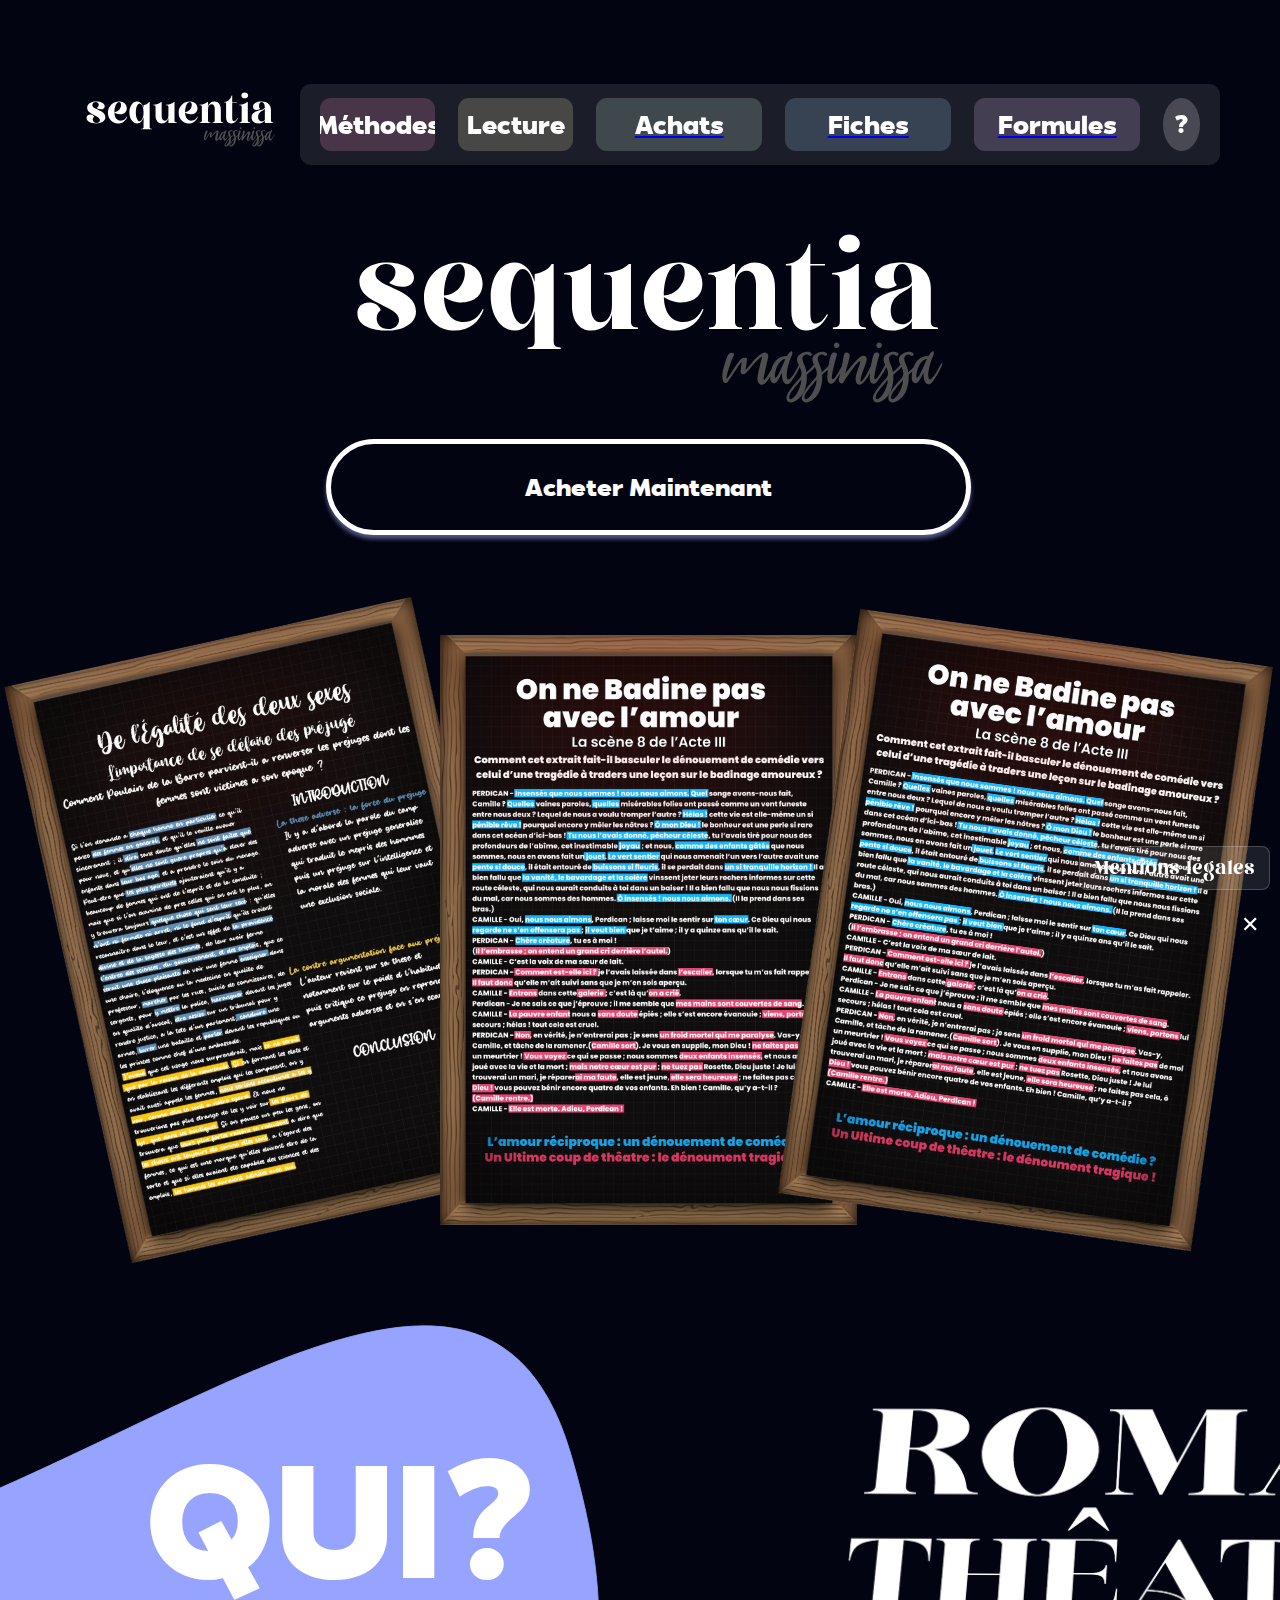
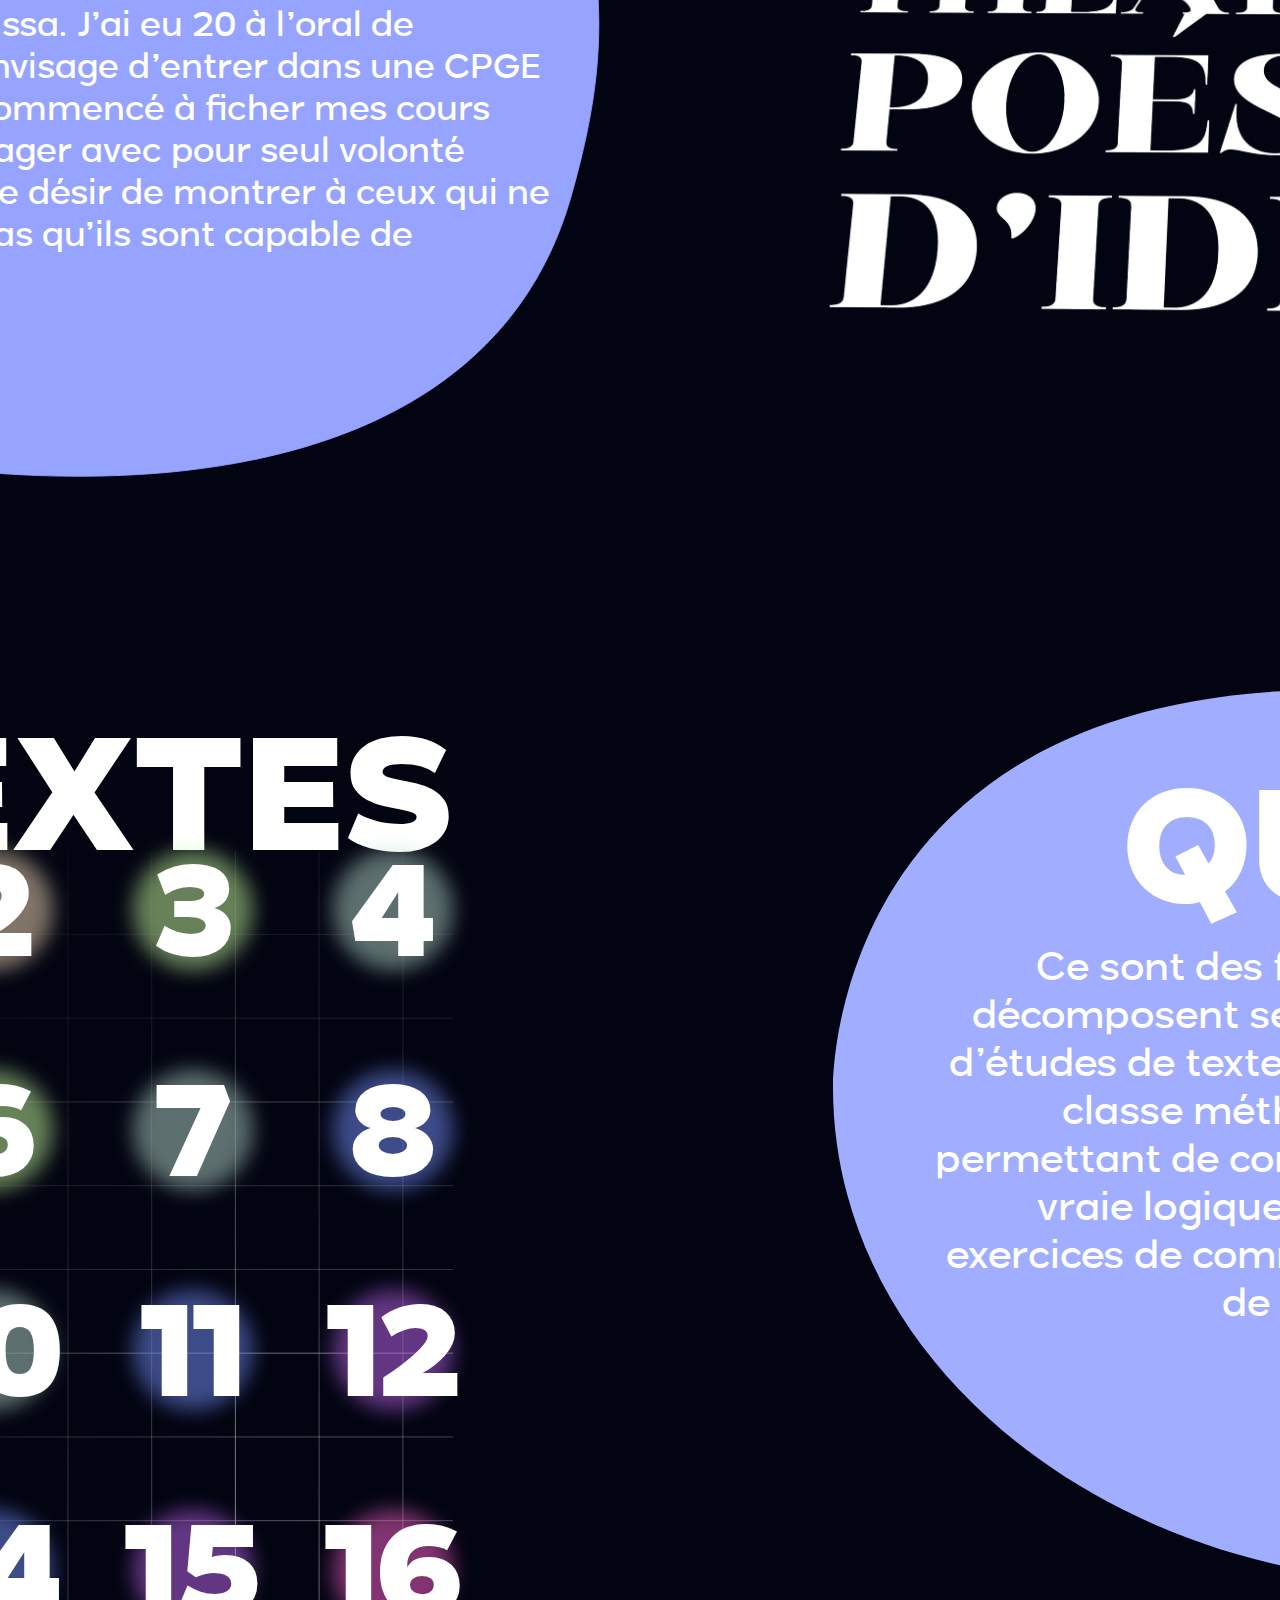
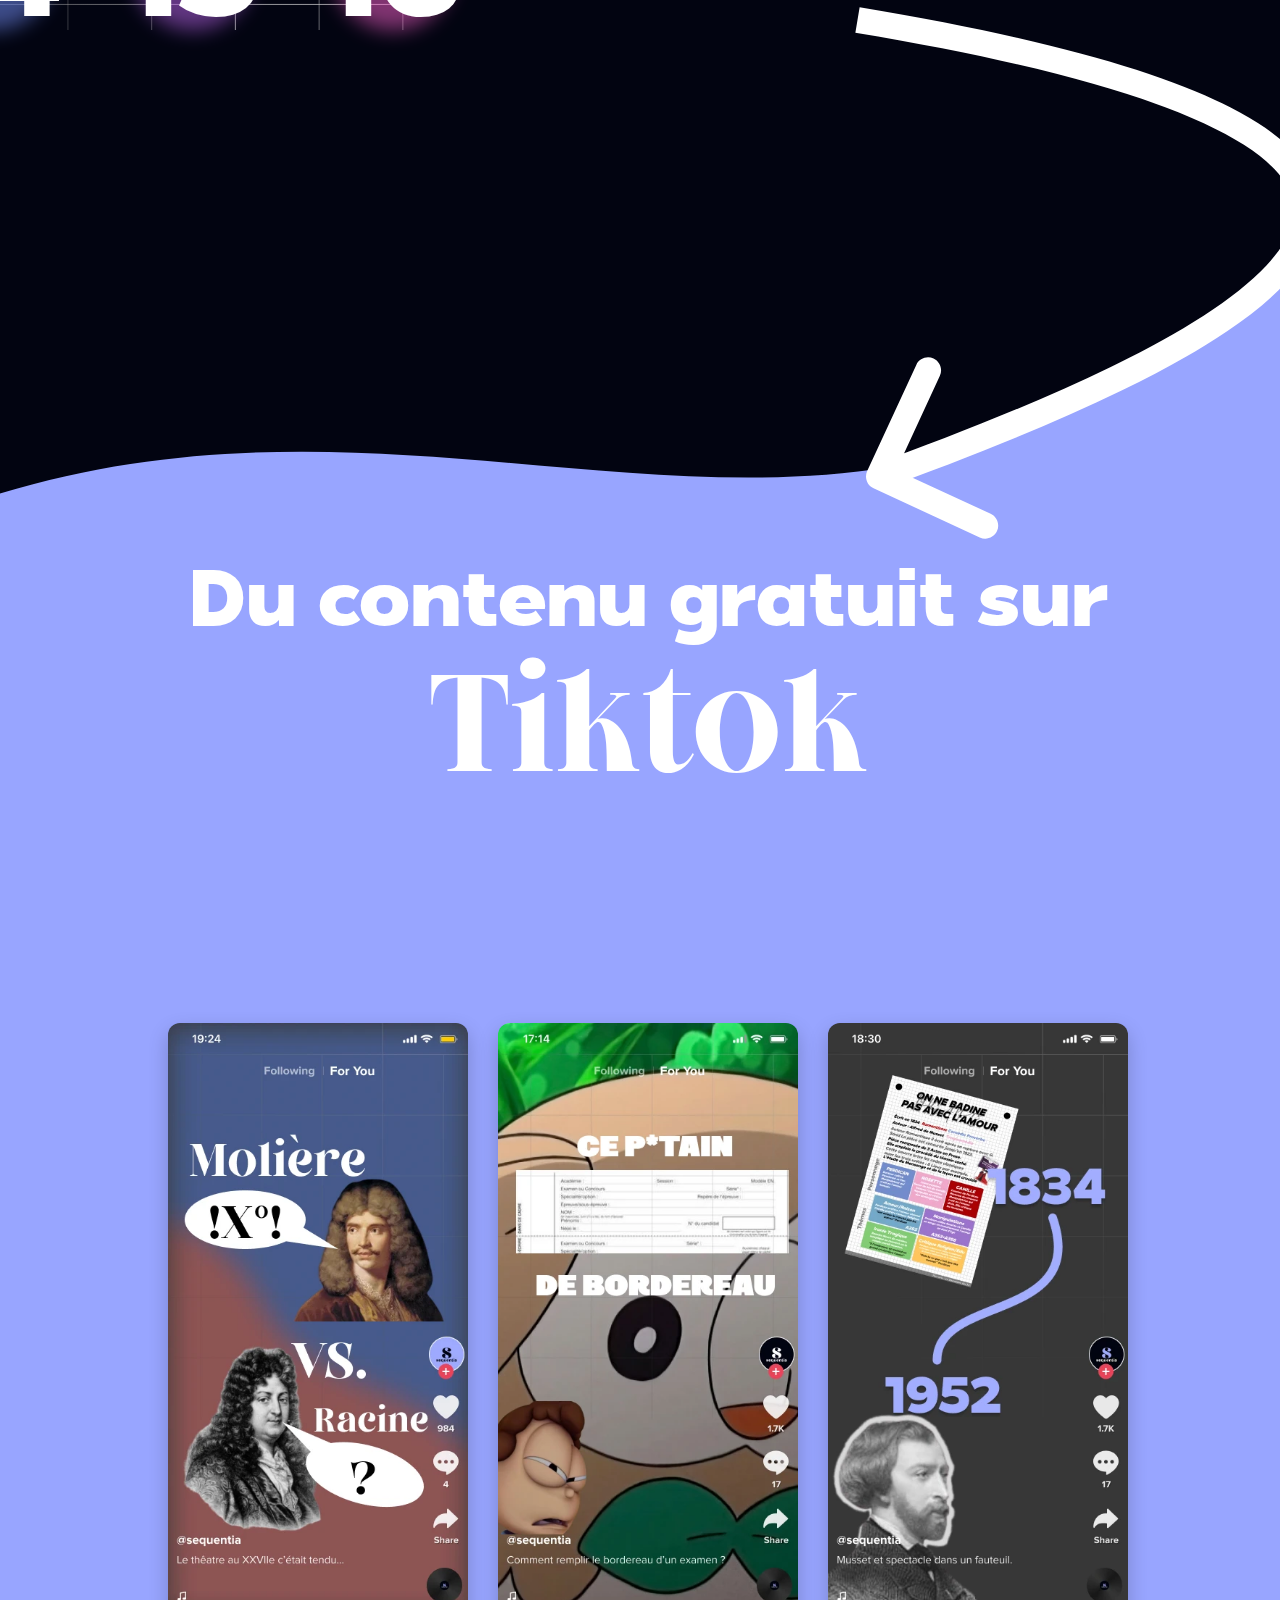
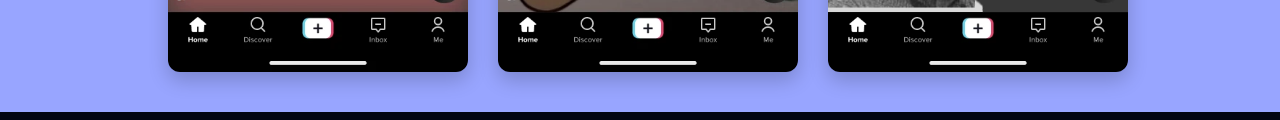
<file: index.html>
<!DOCTYPE html>
<html lang="fr">
<head>
  <meta charset="UTF-8">
  <meta name="viewport" content="width=device-width, initial-scale=1, user-scalable=no" >
  <title>Sequentia</title>
  <link rel="icon" href="Image/favicon.ico" type="image/x-icon">
  <script src="Accueil.js" defer></script>
  <link href="https://fonts.googleapis.com/css2?family=Montserrat:wght@700&display=swap" rel="stylesheet">
  <link rel="stylesheet" href="Accueil.css">
</head>
<body>

  <header>
    <div class="fixed-container">
      <a href="index.html"><div class="logo-bar" alt="Logo Sequentia" id="logo"></div></a>
      <div class="menu">
        <div class="menu-item" style="background-color:#483648">Méthodes</div>
        <div class="menu-item" style="background-color:#474846">Lecture</div>
        <a href="Pages/Achat/Achat.html"><div class="menu-item" style="background-color:#3F484C">Achats</div></a>
        <a href="Pages/Fiches/Fiches.html"><div class="menu-item" style="background-color:#374352">Fiches</div></a>
        <a href="Pages/Pricing/Pricing.html"><div class="menu-item" style="background-color:#433E52">Formules</div></a>
        <div class="help-button">?</div>
    </div>

    <div class="help-box">Ceci est un message d’aide ou d’explication.</div>
  </div>
  </header>
  <div class="Menugrand">
    <nav class="Menugrand">
    <ul>
      <li><a href="#accueil">Accueil</a></li>
      <li><a href="#produits">Produits</a></li>
      <li><a href="#contact">Contact</a></li>
    </ul>
  </nav></div>
  <div class="blur-wrapper">
  <main>
    <div class="GrandLogo" ><img src="Image/Sequentia Logo Grand.svg" alt="Grand logo" /></div>
    <button class="cta-button" id="buy-button">Acheter Maintenant</button>
    <div class="image-box">
      <div class="img-rect rect1">
        <img src="Image/Fiche1.webp" alt="Image 1" />
      </div>
      <div class="img-rect rect2">
        <img src="Image/Fiche2.webp" alt="Image 2" />
      </div>
      <div class="img-rect rect3">
        <img src="Image/Fiche3.webp" alt="Image 3" />
      </div>
    </div>
    <div class="info-section">
      <div class="info-left">
        <img src="Image/Première forme.svg" alt="Fond violet" class="violet-bg" />
        <div class="info-text">
          <h2>QUI?</h2>
          <p>Je suis Massinissa. J’ai eu 20 à l’oral de français et j’envisage d’entrer dans une CPGE en 2026. J’ai commencé à ficher mes cours puis à les partager avec pour seul volonté l’altruisme et le désir de montrer à ceux qui ne le pensaient pas qu’ils sont capable de progresser.</p>
        </div>
      </div>
      <div class="info-right">
        <img src="Image/Roman.webp" alt="Genres littéraires" class="roman-image" />
      </div>
    </div>
    <div class="textes-section">
      <div class="gauche-section">
      <div class="circle-top">
        <span>16</span>
      </div>
      <h2 class="title-textes">TEXTES</h2>
    
      <div class="grid-textes" id="gradient-grid">
        <!-- Boucle de 1 à 16 -->
        <div class="circle-item"><div class="circle-bg"></div><span>1</span></div>
        <div class="circle-item"><div class="circle-bg"></div><span>2</span></div>
        <div class="circle-item"><div class="circle-bg"></div><span>3</span></div>
        <div class="circle-item"><div class="circle-bg"></div><span>4</span></div>
        <div class="circle-item"><div class="circle-bg"></div><span>5</span></div>
        <div class="circle-item"><div class="circle-bg"></div><span>6</span></div>
        <div class="circle-item"><div class="circle-bg"></div><span>7</span></div>
        <div class="circle-item"><div class="circle-bg"></div><span>8</span></div>
        <div class="circle-item"><div class="circle-bg"></div><span>9</span></div>
        <div class="circle-item"><div class="circle-bg"></div><span>10</span></div>
        <div class="circle-item"><div class="circle-bg"></div><span>11</span></div>
        <div class="circle-item"><div class="circle-bg"></div><span>12</span></div>
        <div class="circle-item"><div class="circle-bg"></div><span>13</span></div>
        <div class="circle-item"><div class="circle-bg"></div><span>14</span></div>
        <div class="circle-item"><div class="circle-bg"></div><span>15</span></div>
        <div class="circle-item"><div class="circle-bg"></div><span>16</span></div>
      </div>      
      </div>
      <div class="droite-section">
        <div class="info-text">
          <h2>QUOI?</h2>
          <p>Ce sont des fiches qui se décomposent selon les axes d’études de textes ou bien en classe méthodologique permettant de comprendre la vraie logique derrière les exercices de commentaire ou de dissertation</p>
        </div>
    </div>
    </div>
    <div class="last-section">
      <div class="stayonbusiness">
      <h3>Du contenu <br>gratuit sur </h3>
      <h4>Tiktok</h4>
      <div class="video-gallery">
        <img src="Image/Vidéo - Sequentia-1.webp" alt="Video 1" class="video-thumb">
        <img src="Image/Vidéo - Sequentia-2.webp" alt="Video 2" class="video-thumb">
        <img src="Image/Vidéo - Sequentia.webp" alt="Video 3" class="video-thumb">
      </div>
      </div>
  </div>
</div>
  <footer class="site-footer">
    <button class="footer-toggle" id="footer-toggle-btn">Mentions légales</button>
    <div class="footer-panel" id="footer-panel">
      <button class="footer-close" id="footer-close-btn">✕</button>
      <div class="footer-columns">
        <div class="footer-column">
          <h2>Mentions legales</h2>
          <p><strong>Editeur :</strong> Massinissa Bouhadouf</p>
          <p><strong>Email :</strong> contact@example.com</p>
          <p><strong>Hebergeur :</strong><br>
            Google LLC<br>
            1600 Amphitheatre Parkway,<br>
            Mountain View, CA 94043,<br>
            Etats-Unis</p>
          <p><strong>Plateforme de vente :</strong><br>
            Gumroad – <a href="https://www.gumroad.com" target="_blank">www.gumroad.com</a></p>
          <p><strong>Statut :</strong><br>
            Auto-entrepreneur (en cours de creation)</p>
        </div>
        <div class="footer-column">
          <p><strong>Propriete intellectuelle :</strong><br>
          Tous les contenus sont la propriete de Massinissa Bouhadouf.<br>
          Toute reproduction est interdite sans autorisation ecrite.</p>
          <h2>Politique de confidentialite</h2>
          <p>Ce site ne collecte pas de donnees personnelles. Il ne place pas de cookies de suivi.</p>
          <p>Des services tiers comme Gumroad ou Google peuvent collecter des donnees selon leur politique.</p>
          <p>Contact : contact@example.com</p>
          <p class="copyright">© 2025 Massinissa Bouhadouf. Tous droits reserves.</p>
        </div>
      </div>
    </div>
  </footer>
</main>
</div>
</body>
</html>
</file>
<file: Accueil.css>
/* Police Melbourne Bold */
@font-face {
  font-family: 'Melbourne';
  src: url('fonts/melbournebold.ttf') format('truetype');
  font-weight: bold;
}
@font-face {
  font-family: 'Melbournethin';
  src: url('fonts/melbourne.ttf') format('truetype');
  font-weight: bold;
}
@font-face {
  font-family: 'Andaluz';
  src: url('fonts/Andaluz-Regular.otf') format('truetype');
  font-weight: bold;
}

body {
  font-family: 'Melbourne', sans-serif;
  background-color: #020411;
  display: flex;              /* déjà présent, on le conserve */
  flex-direction: column;     /* empile header -> main -> footer */
  justify-content: flex-start;
  align-items: center;
  min-height: 100vh;          /* s'assure que le body couvre l'écran entier */
  width: 100%;
  overflow-x: hidden;         /* évite scroll horizontal causant parfois un gap */
}
/* Conteneur fixe : aligne logo et menu */
.fixed-container {
  position: fixed;
  top: 84px;
  left: 50%;
  transform: translateX(-50%);
  width: 100%;
  max-width: 1940px;
  max-height:73px;
  padding: 0 60px;
  display: flex;
  align-items: flex-start; /* aligne en haut */
  justify-content: space-between;
  z-index: 1000;
  box-sizing: border-box;
  pointer-events: none;
}

.fixed-container .logo-bar,
.fixed-container .menu {
  pointer-events: auto;
}

/* Logo */
.logo-bar {
  height: 73px;
  width: 240px;
  background-image: url(Image/Sequentia\ Logo\ Grand.svg);
  background-repeat: no-repeat;
  background-size: contain;
  background-position: center center;
}

/* Menu */
.menu {
  display: flex;
  gap: 23px;
  padding: 14px 20px;
  background-color: rgba(255, 255, 255, 0.1);
  border-radius: 11px;
  flex-wrap: nowrap;
  overflow: hidden;
}
.menu-item {
  color: white;
  font-family: 'Melbourne', sans-serif;
  font-size: 25px;
  width: 166px;
  min-height: 53px;
  background-color: rgba(255, 255, 255, 0.2);
  border-radius: 11px;
  display: flex;
  align-items: center;
  justify-content: center;
  cursor: pointer;
  overflow: hidden;
  transition: height 0.3s ease;
  height: 53px;
}

.menu-item.expanded {
  height: 159px;
}

/* Bouton aide */
.help-button {
  color:white;
  width: 53px;
  height: 53px;
  border-radius: 50%;
  background-color: rgba(255, 255, 255, 0.2);
  display: flex;
  align-items: center;
  justify-content: center;
  font-size: 24px;
  cursor: pointer;
  user-select: none;
  font-family: 'Melbourne', sans-serif;
  transition: background-color 0.2s ease;
}

.help-button:hover {
  background-color: rgba(255, 255, 255, 0.3);
}

/* Boîte d’aide */
.help-box {
  position: absolute;
  top: 125%; /* juste en dessous du menu */
  right: 55px; /* aligné à droite du menu */
  width: 360px;
  height: 160px;
  background-color: rgba(255, 255, 255, 0.1);
  border-radius: 11px;
  padding: 16px;
  font-family: 'Melbourne', sans-serif;
  color: white;
  opacity: 0;
  pointer-events: none;
  transition: opacity 0.4s ease;
  z-index: 998;
}

.help-box.visible {
  opacity: 1;
  pointer-events: auto;
}

/* Logo grand (facultatif) */
.GrandLogo {
  margin-top: 150px;
  box-sizing: content-box;
}

/* Call-to-action button */
.cta-button {
  width: 645px;
  height: 96px;
  margin: 0;
  border-radius: 90px;
  border: 5px solid white;
  box-shadow: 0px 4px 4px rgba(160, 171, 255, 0.5);
  display: flex;
  align-items: center;
  justify-self: center;
  justify-content: center;
  font-family: 'Melbourne', sans-serif;
  font-size: 24px;
  color: white;
  background: transparent;
  cursor: pointer;
  transition-duration: 1000ms;
}

.cta-button:hover {
  color: #020411;
  font-size: 30px;
  background-color: white;
}

/* Contenu principal */
main {
  margin-top: 200px;
  text-align: center;
  margin-left: 0px;
  margin-right:0px;
  padding:0px;
}
.image-box {
  display: flex;
  margin: 100px auto;
  position: relative;
  width: fit-content;
}

.img-rect {
  width: 417px;
  height: 590px;
  overflow: hidden;
  transition: transform 1s ease;
}

.img-rect img {
  width: 100%;
  height: 100%;
  object-fit: cover;
  box-shadow: 0px 10px 30px rgba(255, 255, 255, 0.4); /* <-- Ombre ici */
}

/* Position initiale */
.rect1 {
  transform: rotate(-12.5deg);
  margin-right: -40px
}
.rect2 {
  transform: rotate(0deg);
}
.rect3 {
  transform: rotate(8deg);
  margin-left: -40px
}

/* Effet hover : éclatement extérieur */
.image-box:hover .rect1 {
  transform: translateX(-150px) rotate(-10deg) translateY(20px);
}
.image-box:hover .rect2 {
  transform: translateY(20px) rotate(0deg) scale(1.1);
}
.image-box:hover .rect3 {
  transform: translateX(150px) rotate(8deg) translateY(20px) ;
}

@keyframes rainbow-text {
  0% { color: red; }
  14% { color: orange; }
  28% { color: yellow; }
  42% { color: green; }
  57% { color: cyan; }
  71% { color: blue; }
  85% { color: violet; }
  100% { color: red; }
}

.cta-button.rainbow {
  animation: rainbow-text 4s linear infinite;
}
.info-section {
  display: flex;
  gap: 40px;
  width: fit-content;
}

.info-left {
  position: relative; /* ajuste selon ton besoin */
}

.violet-bg {
  margin-left: 50px;
  width: 80%;
  height: auto;
  display: block;
}

.info-text {
  position: absolute;
  top: 20%;
  left: 16%;
  color: white;
  font-family: 'Melbourne', sans-serif;
  width: 80%;
}

.info-text h2 {
  position:relative;
  top:-50px;
  font-size: 160px;
  font-weight: bold;
  margin: 0 0 10px;
  margin-left: 13%;
  margin-bottom:-100px;
}

.info-text p {
  position:relative;
  left: 0%;
  font-family: "Melbournethin";
  text-align: left;
  margin-left: -10%;
  font-size: 35px;
  line-height: 1.2;
  width: 90%;
}

.info-right .roman-image {
  width: 700px; /* adapte selon le rendu souhaité */
  height: auto;
  transition: transform 1s ease;
}
.info-right .roman-image:hover {
transform: scale(1.05);
}
.textes-section {
  gap:360px;
  display: flex;
  flex-direction: row;
  align-items: center;
  margin-top: 50px;
  color: white;
}

.conteneur-section {
  display: flex;
  justify-content: center;
  align-items: flex-start;
  gap: 120px;
  margin-top: 100px;
  padding: 0 60px;
  box-sizing: border-box;
}
.gauche-section {
display: flex;
flex-direction: column;
position:relative;
width: fit-content;
margin: 20px 20px;
}

.title-textes {
  margin-left: 120px;
  margin-top: 10px;
  margin-bottom: -40px;
  font-size: 160px;
  font-weight: 900;
  font-family: 'Melbourne', sans-serif;
}
.circle-top {
  width: 260px;
  aspect-ratio:1 ;
  border-radius: 100%;
  background: linear-gradient(
    rgba(161, 173, 255, 1) 0%,
    rgba(161, 173, 255, 1) 50%,
    rgba(161, 173, 255, 0) 100%
);
  display: flex;
  justify-content: center;
  align-items: center;
  font-size: 140px;
  font-weight: bold;
  margin-bottom:-120px;
}

.grid-textes {
  display: grid;
  grid-template-columns: repeat(4, 100px);
  gap: 100px;
  margin-bottom: 100px;
  margin-left: 50px;
  background-image: url(Image/Grille.svg);
}
.circle-item {
  position: relative;
  width: 120px;
  height: 120px;
  border-radius: 50%;
  display: flex;
  justify-content: center;
  align-items: center;
  transition: transform 0.2s ease;
}
.circle-item:hover {
  transform: scale(1.2);
}
.grid-textes:hover .circle-item:not(:hover) {
  transform: scale(0.9);
  filter: blur(2px);
  opacity: 0.6;
  transition: all 1s ease;
}
/* FOND FLOU uniquement */
.circle-bg {
  position: absolute;
  opacity: 50%;
  top: 50%;
  left: 50%;
  width: 100%;
  height: 100%;
  transform: translate(-50%, -50%);
  border-radius: 50%;
  background: rgba(255, 255, 255, 0.1); /* ou laissé transparent si injecté par JS */
  filter: blur(10px);
  z-index: 0;
}
.last-section h3 br{
  display: none;
  }
/* TEXTE NET au-dessus */
.circle-item span {
  position: relative;
  z-index: 1;
  color: white;
  font-size: 130px;
  font-family: 'Melbourne', sans-serif;
  filter: none;
}
.droite-section {
  position: relative;
  background-image: url('Image/Seconde Forme.svg');
  display: flex;
  align-items: center;
  background-repeat: no-repeat;
  justify-content: flex-end;
  width: 800px;
  height: 900px;
}

.droite-section .info-text {
  color:  rgb(255, 255, 255);
  font-family: 'Melbourne', sans-serif;
  width: 60%;
    margin-right: 13%;
}

.droite-section .info-text h2 {
  top:-120px;
  font-size: 160px;
  font-weight: bold;
  left:100px;
  margin-right: 10%;
  margin-bottom:-100px;
}

.droite-section .info-text p {
  font-family: "Melbournethin";
  text-align: right;
  text-justify: right;
  margin-right: 13%;
  margin-top:-120px;
  font-size: 40px;
  line-height: 1.2;
  width: 600px;
}

.blur-wrapper {
  transition: filter 0.3s ease, opacity 0.3s ease;
}

body.blur-active .blur-wrapper {
  filter: blur(3px) brightness(0.7);
}

/* Section principale */
.last-section {
  position: relative;
  background-color: #7893FF;
  color: white;
  display: flex;
  justify-content: center;
  align-items: center;
  margin-top: -400px;
  background: url("Image/FondTiktok.svg") no-repeat center top;
  z-index: 1;
}
.last-section h3{
  font-family: "Melbourne";
  font-size: 80px;
  margin-top: 300px;
}
.last-section h4{
  margin-top: -100px;
  font-family: "Andaluz";
  font-size: 120px;
}
.Menugrand {display:none;
}
.stayonbusiness {
  position:relative;
  margin-top:500px;
}

.site-footer {
  position: fixed;
  bottom: 0;
  right: 0;
  width: 100%;
  color: white;
  font-family: 'Melbourne';
  font-size: 16px;
  line-height: 1.5;
  z-index: 9999;
}
.footer-toggle {
  font-size: 25px;
  color:white;
  font-family: 'Andaluz', sans-serif;
  position: fixed;       /* fixé indépendamment */
  bottom: 10px;
  right: 10px;
  padding: 8px 14px;
  background-color: rgba(255, 255, 255, 0.1);
  border: 1px solid rgba(255, 255, 255, 0.2);
  border-radius: 8px;
  font-size: 16px;
  z-index: 10000;         /* au-dessus du footer */
  transition: color 0.5s ease;
}
.footer-panel {
  max-height: 0;
  overflow: hidden;
  transition: all 0.5s ease;
  padding: 0 20px;
}

.footer-panel.open {
  background-color: rgba(2, 4, 17, 0.95); /* fond sombre semi-transparent */
  max-height: 500px; /* reduit grace aux colonnes */
  padding: 20px;
  overflow-y: scroll;
}

.footer-columns {
  display: flex;
  flex-direction: row;
  gap: 40px;
  flex-wrap: wrap;
}

.footer-column {
  flex: 1 1 300px; /* responsive */
  min-width: 300px;
}

.footer-column h2 {
  font-family: 'Melbourne', sans-serif;
  font-size: 22px;
  margin-bottom: 10px;
}

.footer-column p {
  margin: 8px 0;
  font-size: 15px;
  line-height: 1.4;
}

.footer-column a {
  color: #7893FF;
  text-decoration: underline;
}

.footer-panel .copyright {
  margin-top: 20px;
  font-size: 0.85em;
  opacity: 0.7;
}
.footer-close {
  position: absolute;
  top: 10px;
  right: 15px;
  background: transparent;
  color: white;
  border: none;
  font-size: 22px;
  cursor: pointer;
  font-family: 'Melbourne', sans-serif;
  z-index: 10001;
  transition: color 0.5s ease;
}

.footer-close:hover {
  color: #FF64D1; /* rose du gradient par exemple */
}
.footer-toggle:hover {
  color: #FF64D1; /* rose du gradient par exemple */
}
.footer-toggle.hidden {
  display: none;
}
.video-gallery {
  display: flex;
  justify-content: center;
  gap: 30px;
  flex-wrap: wrap;
  padding: 40px 0;
}

.video-thumb {
  width: 300px;
  height: auto;
  border-radius: 12px;
  box-shadow: 0 8px 20px rgba(0, 0, 0, 0.2);
  transition: all 0.3s ease;
  cursor: pointer;
}

.video-thumb:hover {
  transform: scale(1.05);
}
@media (pointer: coarse){
 body{
  display:flex;
  overflow-x:hidden;
 }

  .logo-bar {
    background-position: center center;
    margin-top:0px ;
    background-image: url("Image/S.png");
    height: 100%;
    width: 5vw;
  }
  .fixed-container{
  z-index:10000;
  top: 42px;
  margin-right: 20%;
  min-width: 100px;
  width: 100%;
  max-width: 720px;
  justify-content:space-between;
  gap:auto;
  height: 50px;
  }
   .image-box {
    margin-top: -5%;
    transform: scale(0.5);
  }
  .info-section {
    margin-left: -5%;
    margin-top:-15%;
    transform: scale(0.5);
  }
  .info-right{display:none}

  .info-left{
    left:14%;
    justify-self: center;}
.info-left p{
  left:20%;
width: 60%;
}
.textes-section{
  width:100%;
  margin-top:-25%;
  transform: scale(0.5);
  gap:0%;
  flex-direction: none;
  justify-content: right;
}
.last-section {
  margin-top: -50%;
  width: 100%;
  height: auto;
  overflow-y:hidden;
}
.gauche-section{display:none;}

.droite-section{
  right:18%;
  background-position: right;
}
.last-section h3{
  font-family: "Melbourne";
  font-size: 50px;
}
.last-section h3 br{
display: flex;
}
.last-section h4{
  margin-top: -10px;
  font-size: 75px;
}
 .menu {
  flex-direction: flex-start;
  background-image: url(Image/MenuMobile.png);
  background-size: 25%;
  background-position:center;
  background-repeat:no-repeat;
    background-color:rgba(27, 29, 40, 1) ;
    color: none;
    height: 70%;
    aspect-ratio: 1;
    padding:10px;
  }
  .menu-item, .help-button{display:none;}
  .GrandLogo {
    margin-top:-10%;
    transform: scale(0.6);
  }
  
  .Menugrand {
  display: none;
  position: absolute;
  top: 0;
  left: 0;
  width: 100vw;
  height: 100vh;

  background-color: rgba(2, 4, 17, 0.95);
  color: white;

  

  transform: translateX(100%);
  transition: all 0.7s ease;
  z-index: 9999;
}


/* Quand .clicked est activé → visible */
.Menugrand.clicked {
  position:fixed;
  display: flex;
  justify-content: center;
  align-items: center;
  transform: translateX(0);
  width: 100vw;
  height: 100vh;
}

.Menugrand ul {
  list-style: none;
  padding: 0;
  text-align: center;
}

.Menugrand ul li {
  margin: 20px 0;
}

.Menugrand ul li a {
  color: white;
  font-size: 28px;
  text-decoration: none;
}

.Menugrand ul li a:hover {
  color: #FF64D1;
}

  .cta-button {
    width: 30%;
  }
}
@media (max-width: 1080px) {
  .cta-button {color: rgb(255, 255, 255);}
  }

@media (min-width: 1080px) {
  .cta-button {color: #ffffff;}
}
</file>
